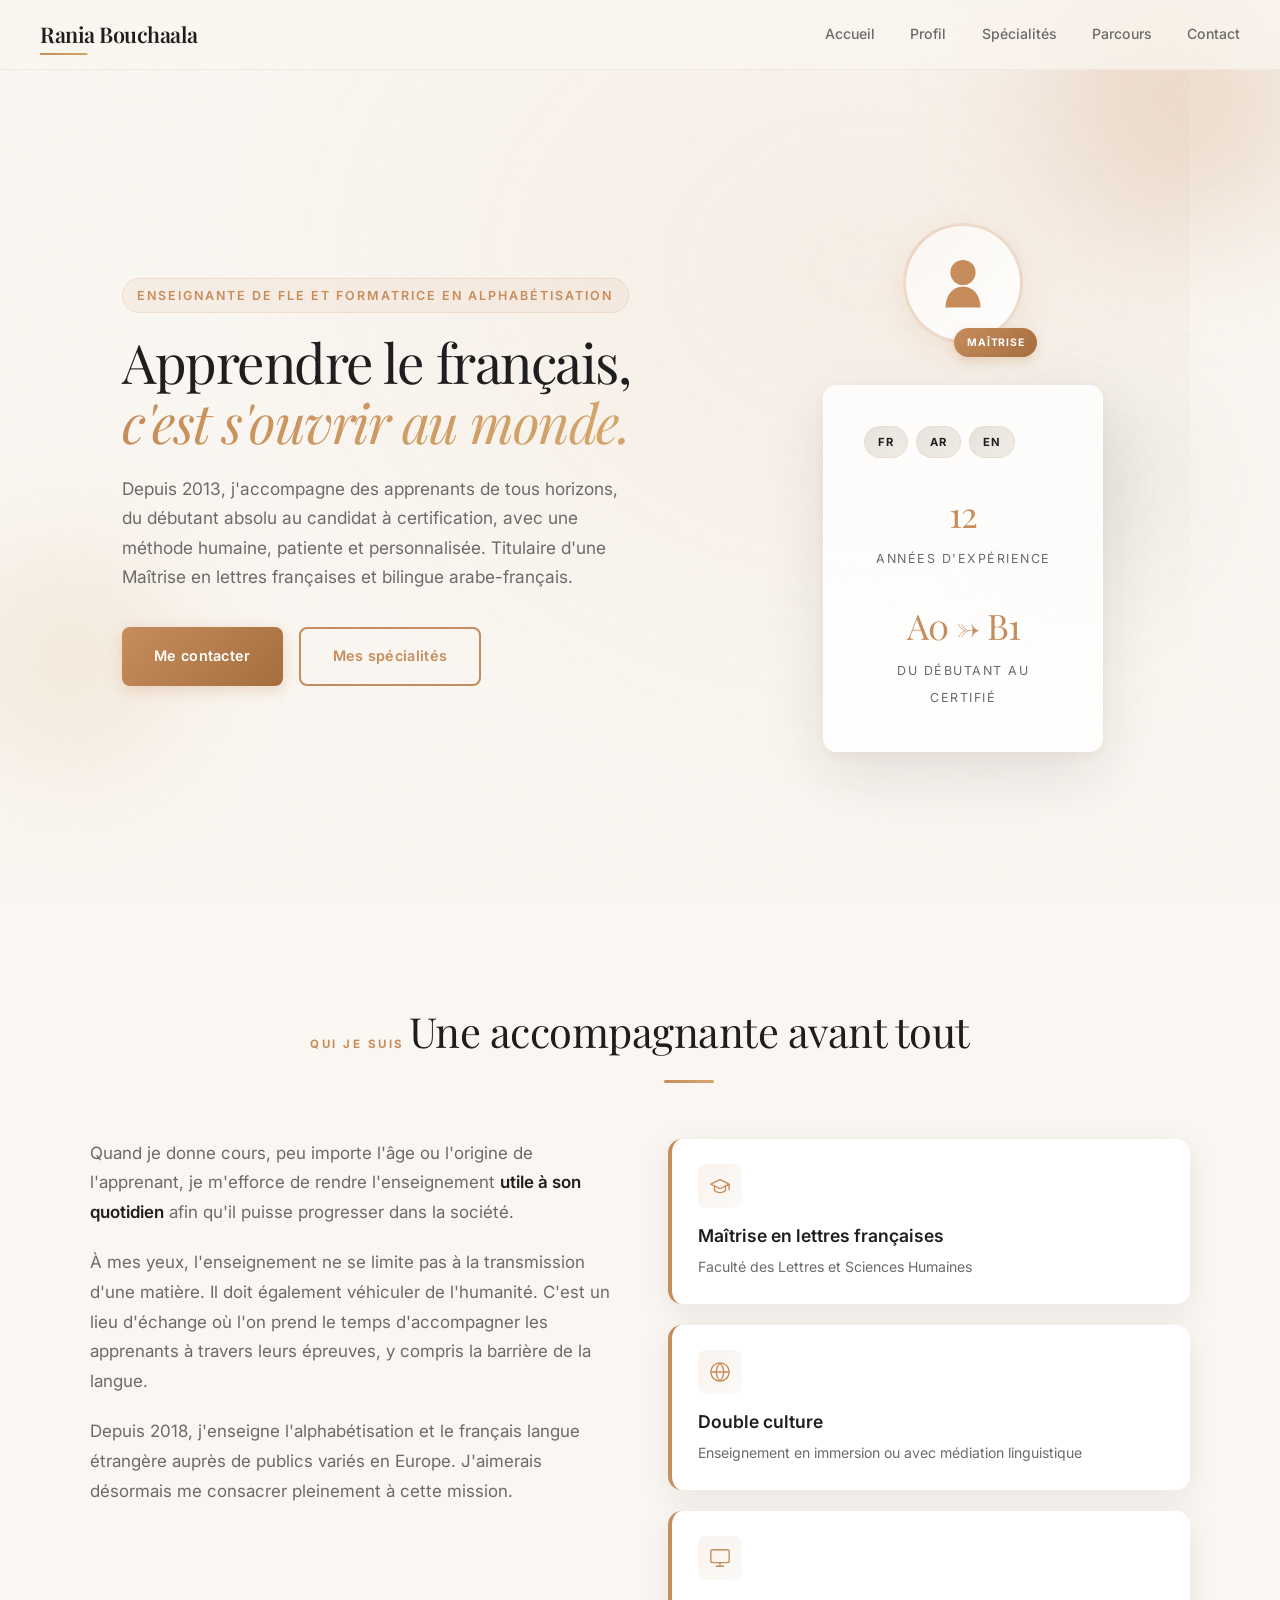
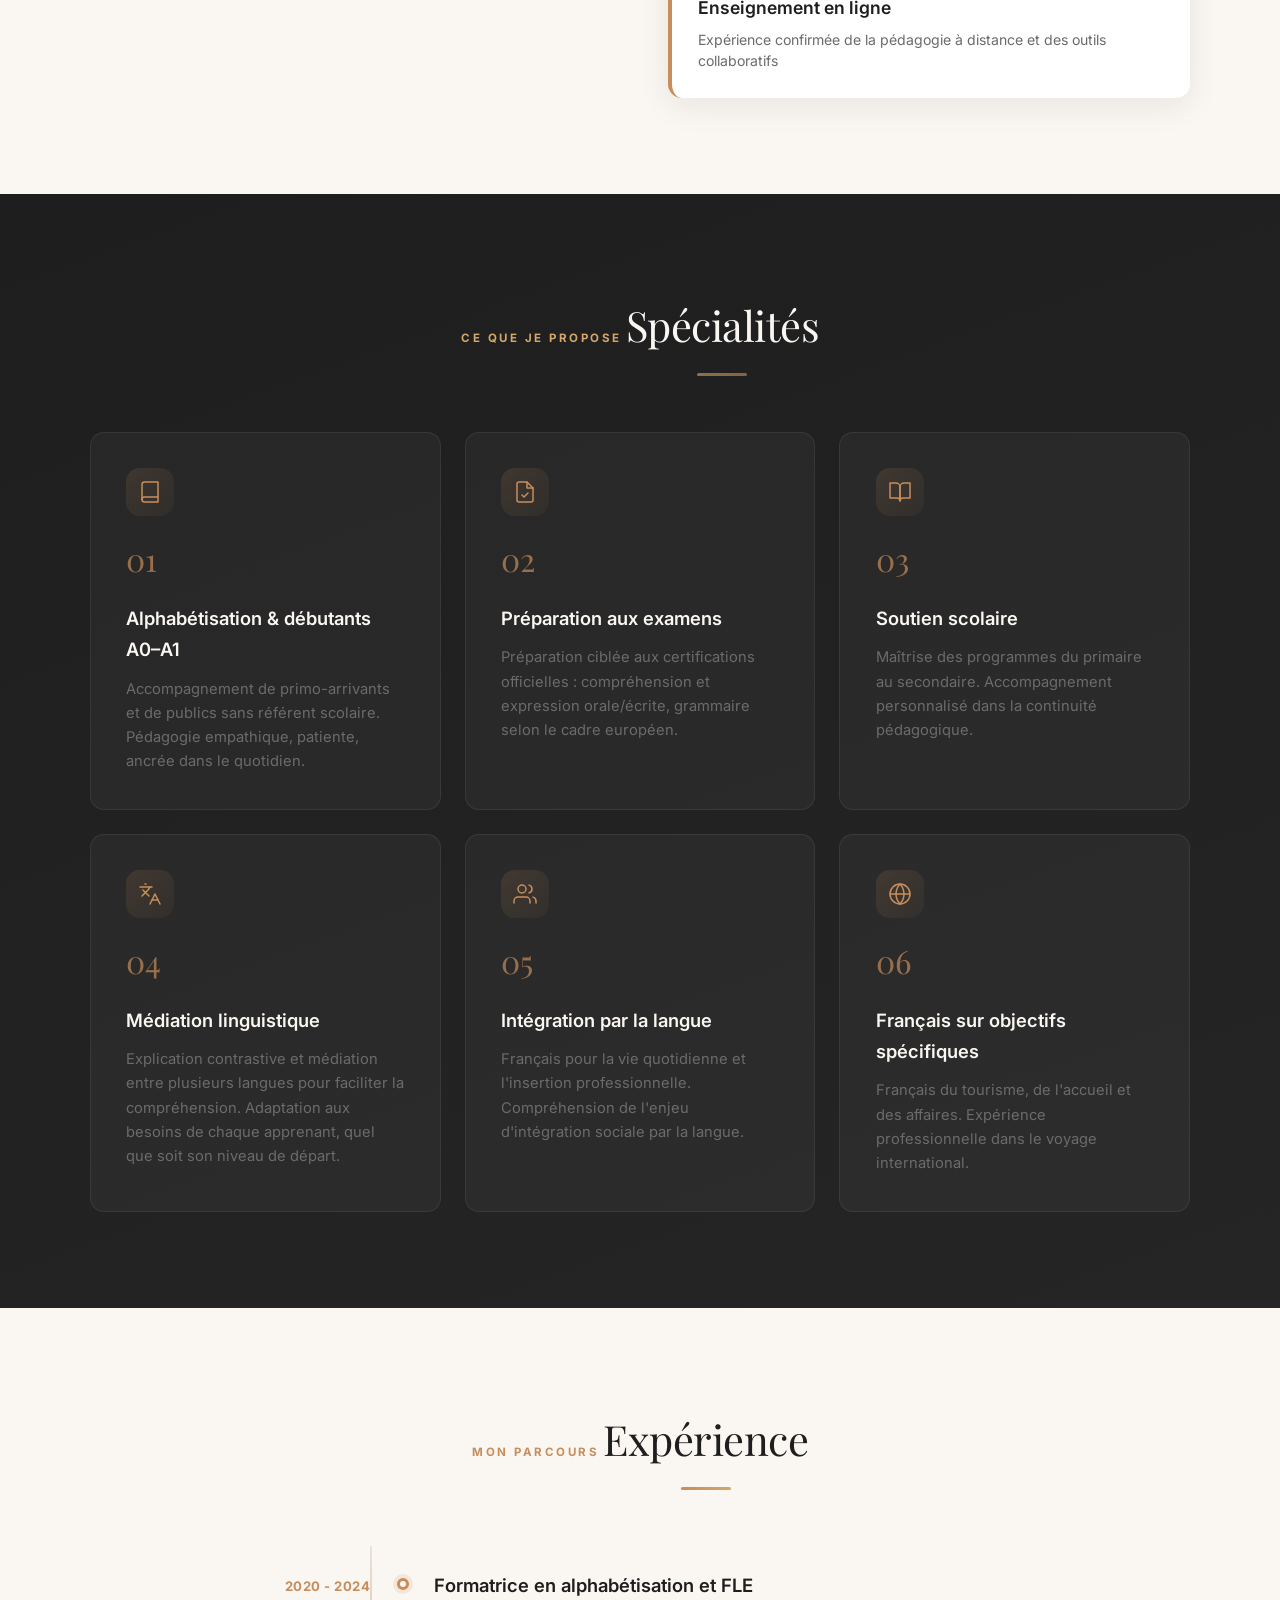
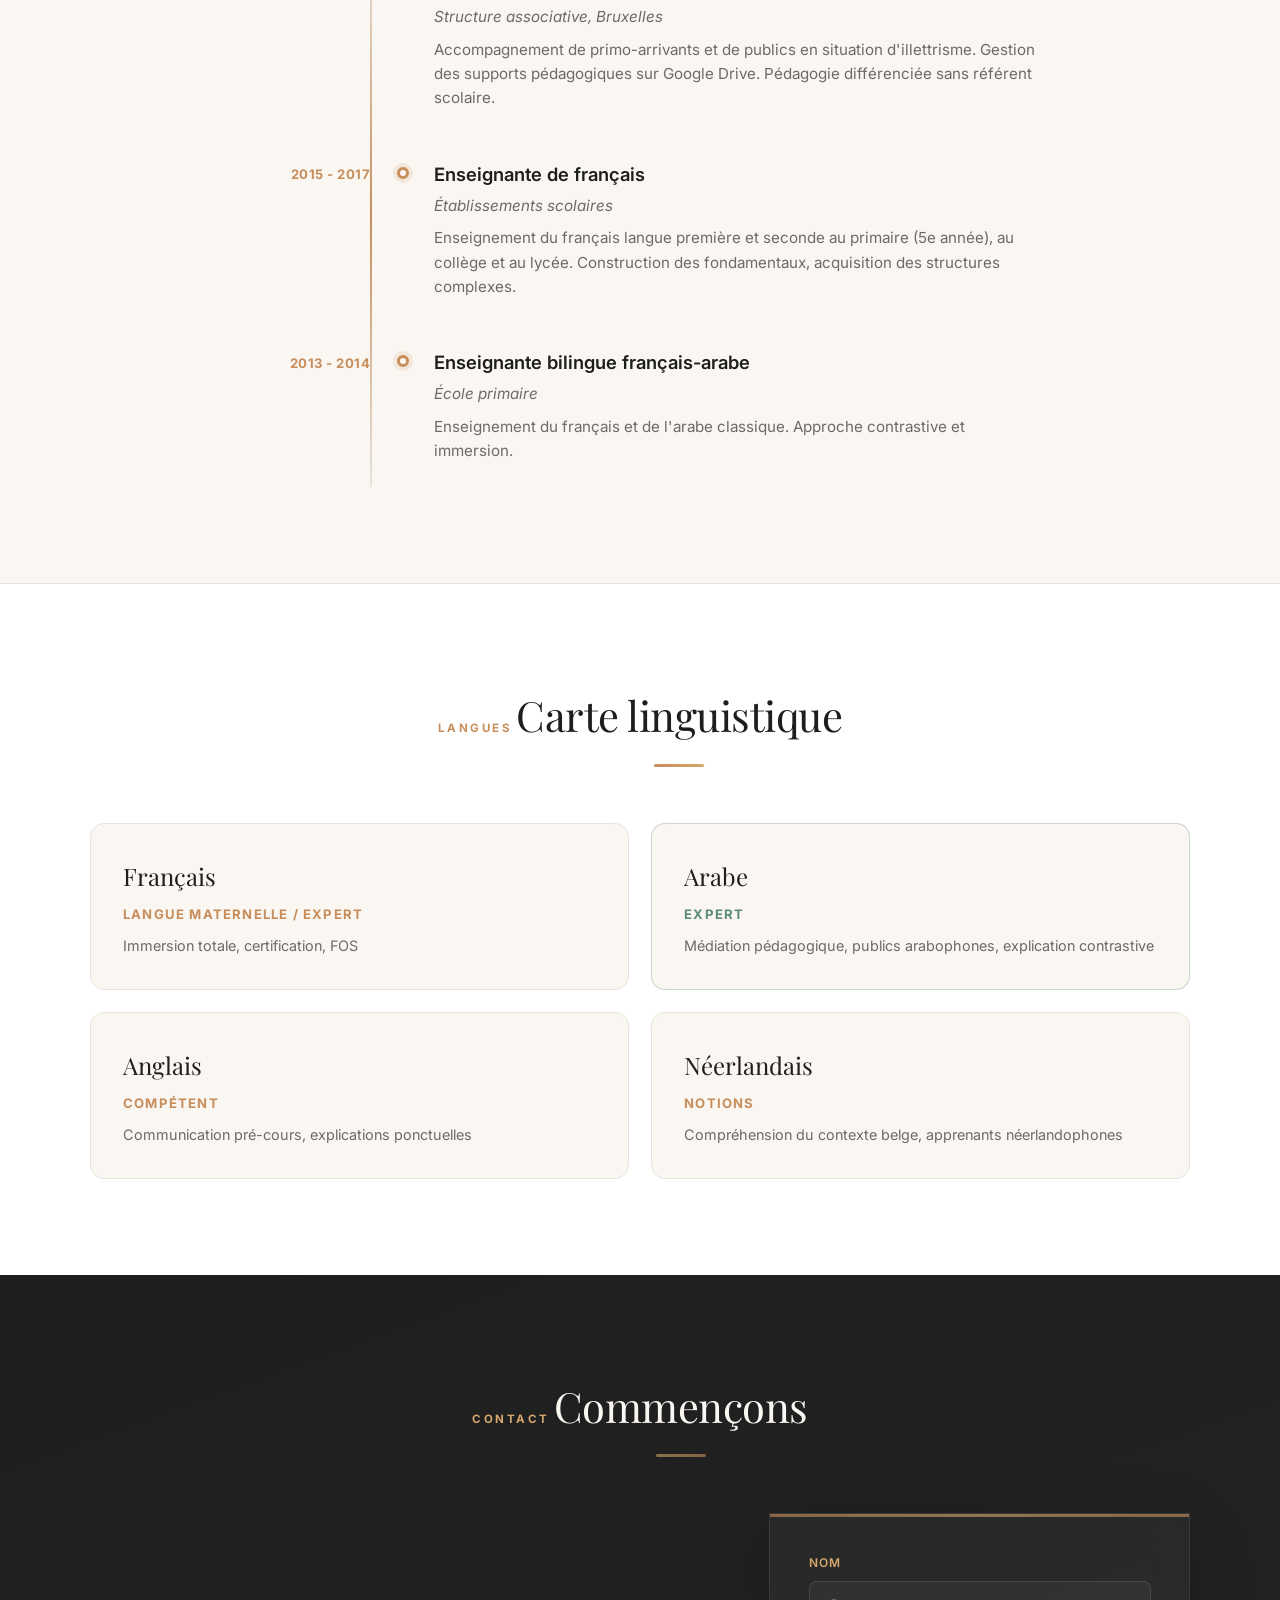
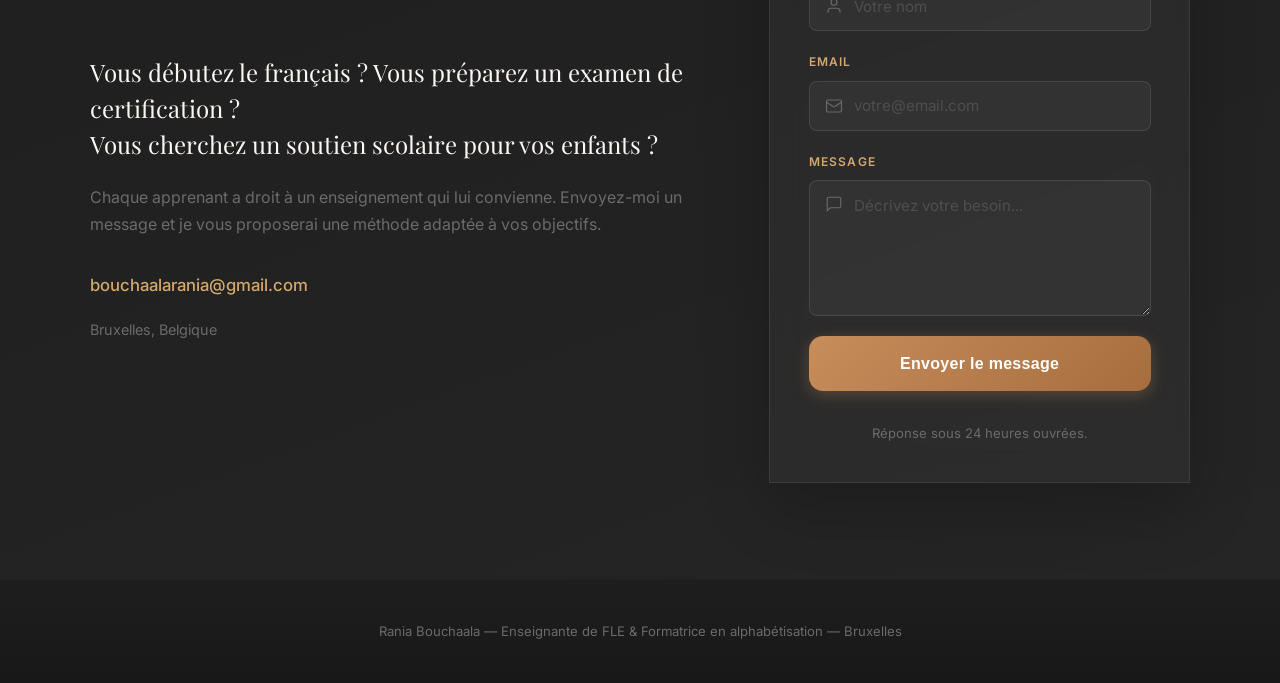
<file: index.html>
<!DOCTYPE html>
<html lang="fr">
<head>
  <meta charset="UTF-8">
  <meta name="viewport" content="width=device-width, initial-scale=1.0">
  <title>Rania Bouchaala | Enseignante FLE & Alphabétisation</title>
  <link rel="stylesheet" href="style.css?v=2">
  <link rel="preconnect" href="https://fonts.googleapis.com">
  <link href="https://fonts.googleapis.com/css2?family=Playfair+Display:ital,wght@0,400;0,600;1,400&family=Inter:wght@300;400;500;600;700&display=swap" rel="stylesheet">
</head>
<body>

  <!-- Formes organiques décoratives -->
  <div class="shape shape-1"></div>
  <div class="shape shape-2"></div>
  <div class="shape shape-3"></div>

  <!-- Navigation -->
  <nav class="nav">
    <div class="nav-brand">Rania Bouchaala</div>
    <ul class="nav-links">
      <li><a href="#accueil">Accueil</a></li>
      <li><a href="#profil">Profil</a></li>
      <li><a href="#specialites">Spécialités</a></li>
      <li><a href="#parcours">Parcours</a></li>
      <li><a href="#contact">Contact</a></li>
    </ul>
    <button class="nav-toggle" aria-label="Menu">☰</button>
  </nav>

  <!-- Hero -->
  <header class="hero" id="accueil">
    <div class="hero-content">
      <p class="hero-label">Enseignante de FLE et formatrice en alphabétisation</p>
      <h1 class="hero-title">
        Apprendre le français,<br>
        <span class="hero-accent">c'est s'ouvrir au monde.</span>
      </h1>
      <p class="hero-desc">
        Depuis 2013, j'accompagne des apprenants de tous horizons, du débutant absolu au candidat à certification,
        avec une méthode humaine, patiente et personnalisée. Titulaire d'une Maîtrise en lettres françaises et bilingue arabe-français.
      </p>
      <div class="hero-cta">
        <a href="#contact" class="btn btn-primary">Me contacter</a>
        <a href="#specialites" class="btn btn-secondary">Mes spécialités</a>
      </div>
    </div>
    <div class="hero-visual">
      <div class="avatar-ring">
        <div class="avatar-inner">
          <svg viewBox="0 0 100 100" fill="none" xmlns="http://www.w3.org/2000/svg"><circle cx="50" cy="35" r="18" fill="var(--c-terre)"/><path d="M25 85c0-18 11-30 25-30s25 12 25 30" fill="var(--c-terre)"/></svg>
        </div>
        <div class="avatar-badge">Maîtrise</div>
      </div>
      <div class="hero-card">
        <div class="hero-card-lang">
          <span class="lang-tag">FR</span>
          <span class="lang-tag">AR</span>
          <span class="lang-tag">EN</span>
        </div>
        <div class="hero-card-stat">
          <span class="stat-num">12</span>
          <span class="stat-label">années d'expérience</span>
        </div>
        <div class="hero-card-stat">
          <span class="stat-num">A0 → B1</span>
          <span class="stat-label">du débutant au certifié</span>
        </div>
      </div>
    </div>
  </header>

  <!-- Profil -->
  <section class="section section-light" id="profil">
    <div class="container">
      <div class="section-header">
        <span class="section-tag">Qui je suis</span>
        <h2 class="section-title">Une accompagnante avant tout</h2>
      </div>
      <div class="profil-grid">
        <div class="profil-text">
          <p>
            Quand je donne cours, peu importe l'âge ou l'origine de l'apprenant, je m'efforce de rendre l'enseignement
            <strong>utile à son quotidien</strong> afin qu'il puisse progresser dans la société.
          </p>
          <p>
            À mes yeux, l'enseignement ne se limite pas à la transmission d'une matière. Il doit également véhiculer de l'humanité.
            C'est un lieu d'échange où l'on prend le temps d'accompagner les apprenants à travers leurs épreuves,
            y compris la barrière de la langue.
          </p>
          <p>
            Depuis 2018, j'enseigne l'alphabétisation et le français langue étrangère auprès de publics variés en Europe.
            J'aimerais désormais me consacrer pleinement à cette mission.
          </p>
        </div>
        <div class="profil-highlights">
          <div class="highlight-card">
            <div class="highlight-icon">
            <svg viewBox="0 0 24 24" fill="none" stroke="currentColor" stroke-width="1.5" stroke-linecap="round" stroke-linejoin="round"><path d="M22 10v6M2 10l10-5 10 5-10 5z"/><path d="M6 12v5c3 3 9 3 12 0v-5"/></svg>
          </div>
            <h3>Maîtrise en lettres françaises</h3>
            <p>Faculté des Lettres et Sciences Humaines</p>
          </div>
          <div class="highlight-card">
            <div class="highlight-icon">
            <svg viewBox="0 0 24 24" fill="none" stroke="currentColor" stroke-width="1.5" stroke-linecap="round" stroke-linejoin="round"><circle cx="12" cy="12" r="10"/><path d="M2 12h20"/><path d="M12 2a15.3 15.3 0 0 1 4 10 15.3 15.3 0 0 1-4 10 15.3 15.3 0 0 1-4-10 15.3 15.3 0 0 1 4-10z"/></svg>
          </div>
            <h3>Double culture</h3>
            <p>Enseignement en immersion ou avec médiation linguistique</p>
          </div>
          <div class="highlight-card">
            <div class="highlight-icon">
            <svg viewBox="0 0 24 24" fill="none" stroke="currentColor" stroke-width="1.5" stroke-linecap="round" stroke-linejoin="round"><rect x="2" y="3" width="20" height="14" rx="2"/><path d="M8 21h8"/><path d="M12 17v4"/></svg>
          </div>
            <h3>Enseignement en ligne</h3>
            <p>Expérience confirmée de la pédagogie à distance et des outils collaboratifs</p>
          </div>
        </div>
      </div>
    </div>
  </section>

  <!-- Spécialités -->
  <section class="section section-dark" id="specialites">
    <div class="container">
      <div class="section-header">
        <span class="section-tag section-tag-light">Ce que je propose</span>
        <h2 class="section-title section-title-light">Spécialités</h2>
      </div>
      <div class="specs-grid">
        <div class="spec-card">
          <div class="spec-icon"><svg viewBox="0 0 24 24" fill="none" stroke="currentColor" stroke-width="1.5" stroke-linecap="round" stroke-linejoin="round"><path d="M4 19.5A2.5 2.5 0 0 1 6.5 17H20"/><path d="M6.5 2H20v20H6.5A2.5 2.5 0 0 1 4 19.5v-15A2.5 2.5 0 0 1 6.5 2z"/></svg></div>
          <div class="spec-num">01</div>
          <h3>Alphabétisation & débutants A0–A1</h3>
          <p>Accompagnement de primo-arrivants et de publics sans référent scolaire. Pédagogie empathique, patiente, ancrée dans le quotidien.</p>
        </div>
        <div class="spec-card">
          <div class="spec-icon"><svg viewBox="0 0 24 24" fill="none" stroke="currentColor" stroke-width="1.5" stroke-linecap="round" stroke-linejoin="round"><path d="M14 2H6a2 2 0 0 0-2 2v16a2 2 0 0 0 2 2h12a2 2 0 0 0 2-2V8z"/><polyline points="14 2 14 8 20 8"/><path d="M9 15l2 2 4-4"/></svg></div>
          <div class="spec-num">02</div>
          <h3>Préparation aux examens</h3>
          <p>Préparation ciblée aux certifications officielles : compréhension et expression orale/écrite, grammaire selon le cadre européen.</p>
        </div>
        <div class="spec-card">
          <div class="spec-icon"><svg viewBox="0 0 24 24" fill="none" stroke="currentColor" stroke-width="1.5" stroke-linecap="round" stroke-linejoin="round"><path d="M2 3h6a4 4 0 0 1 4 4v14a3 3 0 0 0-3-3H2z"/><path d="M22 3h-6a4 4 0 0 0-4 4v14a3 3 0 0 1 3-3h7z"/></svg></div>
          <div class="spec-num">03</div>
          <h3>Soutien scolaire</h3>
          <p>Maîtrise des programmes du primaire au secondaire. Accompagnement personnalisé dans la continuité pédagogique.</p>
        </div>
        <div class="spec-card">
          <div class="spec-icon"><svg viewBox="0 0 24 24" fill="none" stroke="currentColor" stroke-width="1.5" stroke-linecap="round" stroke-linejoin="round"><path d="M5 8l6 6"/><path d="M4 14l6-6 2-3"/><path d="M2 5h12"/><path d="M7 2h1"/><path d="M22 22l-5-10-5 10"/><path d="M14 18h6"/></svg></div>
          <div class="spec-num">04</div>
          <h3>Médiation linguistique</h3>
          <p>Explication contrastive et médiation entre plusieurs langues pour faciliter la compréhension. Adaptation aux besoins de chaque apprenant, quel que soit son niveau de départ.</p>
        </div>
        <div class="spec-card">
          <div class="spec-icon"><svg viewBox="0 0 24 24" fill="none" stroke="currentColor" stroke-width="1.5" stroke-linecap="round" stroke-linejoin="round"><path d="M17 21v-2a4 4 0 0 0-4-4H5a4 4 0 0 0-4 4v2"/><circle cx="9" cy="7" r="4"/><path d="M23 21v-2a4 4 0 0 0-3-3.87"/><path d="M16 3.13a4 4 0 0 1 0 7.75"/></svg></div>
          <div class="spec-num">05</div>
          <h3>Intégration par la langue</h3>
          <p>Français pour la vie quotidienne et l'insertion professionnelle. Compréhension de l'enjeu d'intégration sociale par la langue.</p>
        </div>
        <div class="spec-card">
          <div class="spec-icon"><svg viewBox="0 0 24 24" fill="none" stroke="currentColor" stroke-width="1.5" stroke-linecap="round" stroke-linejoin="round"><circle cx="12" cy="12" r="10"/><path d="M2 12h20"/><path d="M12 2a15.3 15.3 0 0 1 4 10 15.3 15.3 0 0 1-4 10 15.3 15.3 0 0 1-4-10 15.3 15.3 0 0 1 4-10z"/></svg></div>
          <div class="spec-num">06</div>
          <h3>Français sur objectifs spécifiques</h3>
          <p>Français du tourisme, de l'accueil et des affaires. Expérience professionnelle dans le voyage international.</p>
        </div>
      </div>
    </div>
  </section>

  <!-- Parcours -->
  <section class="section section-light" id="parcours">
    <div class="container">
      <div class="section-header">
        <span class="section-tag">Mon parcours</span>
        <h2 class="section-title">Expérience</h2>
      </div>
      <div class="timeline">
        <div class="timeline-item">
          <div class="timeline-date">2020 - 2024</div>
          <div class="timeline-content">
            <h3>Formatrice en alphabétisation et FLE</h3>
            <p class="timeline-place">Structure associative, Bruxelles</p>
            <p>Accompagnement de primo-arrivants et de publics en situation d'illettrisme. Gestion des supports pédagogiques sur Google Drive. Pédagogie différenciée sans référent scolaire.</p>
          </div>
        </div>
        <div class="timeline-item">
          <div class="timeline-date">2015 - 2017</div>
          <div class="timeline-content">
            <h3>Enseignante de français</h3>
            <p class="timeline-place">Établissements scolaires</p>
            <p>Enseignement du français langue première et seconde au primaire (5e année), au collège et au lycée. Construction des fondamentaux, acquisition des structures complexes.</p>
          </div>
        </div>
        <div class="timeline-item">
          <div class="timeline-date">2013 - 2014</div>
          <div class="timeline-content">
            <h3>Enseignante bilingue français-arabe</h3>
            <p class="timeline-place">École primaire</p>
            <p>Enseignement du français et de l'arabe classique. Approche contrastive et immersion.</p>
          </div>
        </div>
      </div>
    </div>
  </section>

  <!-- Langues -->
  <section class="section section-alt" id="langues">
    <div class="container">
      <div class="section-header">
        <span class="section-tag">Langues</span>
        <h2 class="section-title">Carte linguistique</h2>
      </div>
      <div class="lang-grid">
        <div class="lang-card lang-native">
          <div class="lang-name">Français</div>
          <div class="lang-level">Langue maternelle / Expert</div>
          <div class="lang-use">Immersion totale, certification, FOS</div>
        </div>
        <div class="lang-card lang-bonus">
          <div class="lang-name">Arabe</div>
          <div class="lang-level">Expert</div>
          <div class="lang-use">Médiation pédagogique, publics arabophones, explication contrastive</div>
        </div>
        <div class="lang-card">
          <div class="lang-name">Anglais</div>
          <div class="lang-level">Compétent</div>
          <div class="lang-use">Communication pré-cours, explications ponctuelles</div>
        </div>
        <div class="lang-card">
          <div class="lang-name">Néerlandais</div>
          <div class="lang-level">Notions</div>
          <div class="lang-use">Compréhension du contexte belge, apprenants néerlandophones</div>
        </div>
      </div>
    </div>
  </section>

  <!-- Contact -->
  <section class="section section-dark" id="contact">
    <div class="container">
      <div class="section-header">
        <span class="section-tag section-tag-light">Contact</span>
        <h2 class="section-title section-title-light">Commençons</h2>
      </div>
      <div class="contact-grid">
        <div class="contact-info">
          <p class="contact-lead">
            Vous débutez le français ? Vous préparez un examen de certification ?<br>
            Vous cherchez un soutien scolaire pour vos enfants ?
          </p>
          <p class="contact-body">
            Chaque apprenant a droit à un enseignement qui lui convienne. Envoyez-moi un message
            et je vous proposerai une méthode adaptée à vos objectifs.
          </p>
          <div class="contact-details">
            <a href="mailto:bouchaalarania@gmail.com" class="contact-link">bouchaalarania@gmail.com</a>
            <span class="contact-location">Bruxelles, Belgique</span>
          </div>
        </div>
        <div class="contact-form-wrap">
          <form action="https://formsubmit.co/bouchaalarania@gmail.com" method="POST" class="contact-form">
            <input type="hidden" name="_subject" value="Nouveau message — Site FLE Rania Bouchaala">
            <input type="hidden" name="_next" value="https://skan-triki.github.io/rania-bouchaala/">
            <input type="hidden" name="_captcha" value="false">
            <div class="form-group">
              <label for="name">Nom</label>
              <div class="input-wrap">
                <svg class="input-icon" width="18" height="18" viewBox="0 0 24 24" fill="none" stroke="currentColor" stroke-width="1.5"><path d="M20 21v-2a4 4 0 0 0-4-4H8a4 4 0 0 0-4 4v2"/><circle cx="12" cy="7" r="4"/></svg>
                <input type="text" id="name" name="name" placeholder="Votre nom" required>
              </div>
            </div>
            <div class="form-group">
              <label for="email">Email</label>
              <div class="input-wrap">
                <svg class="input-icon" width="18" height="18" viewBox="0 0 24 24" fill="none" stroke="currentColor" stroke-width="1.5"><rect x="2" y="4" width="20" height="16" rx="2"/><path d="m22 7-8.97 5.7a1.94 1.94 0 0 1-2.06 0L2 7"/></svg>
                <input type="email" id="email" name="email" placeholder="votre@email.com" required>
              </div>
            </div>
            <div class="form-group">
              <label for="message">Message</label>
              <div class="input-wrap">
                <svg class="input-icon textarea-icon" width="18" height="18" viewBox="0 0 24 24" fill="none" stroke="currentColor" stroke-width="1.5"><path d="M21 15a2 2 0 0 1-2 2H7l-4 4V5a2 2 0 0 1 2-2h14a2 2 0 0 1 2 2z"/></svg>
                <textarea id="message" name="message" rows="5" placeholder="Décrivez votre besoin..." required></textarea>
              </div>
            </div>
            <button type="submit" class="btn btn-primary btn-large btn-full" id="submitBtn">
              <span class="btn-text">Envoyer le message</span>
              <span class="btn-loading" hidden>Envoi en cours...</span>
            </button>
            <p class="contact-note">Réponse sous 24 heures ouvrées.</p>
          </form>
        </div>
      </div>
    </div>
  </section>

  <footer class="footer">
    <p>Rania Bouchaala — Enseignante de FLE & Formatrice en alphabétisation — Bruxelles</p>
  </footer>

  <script src="script.js"></script>
</body>
</html>
</file>
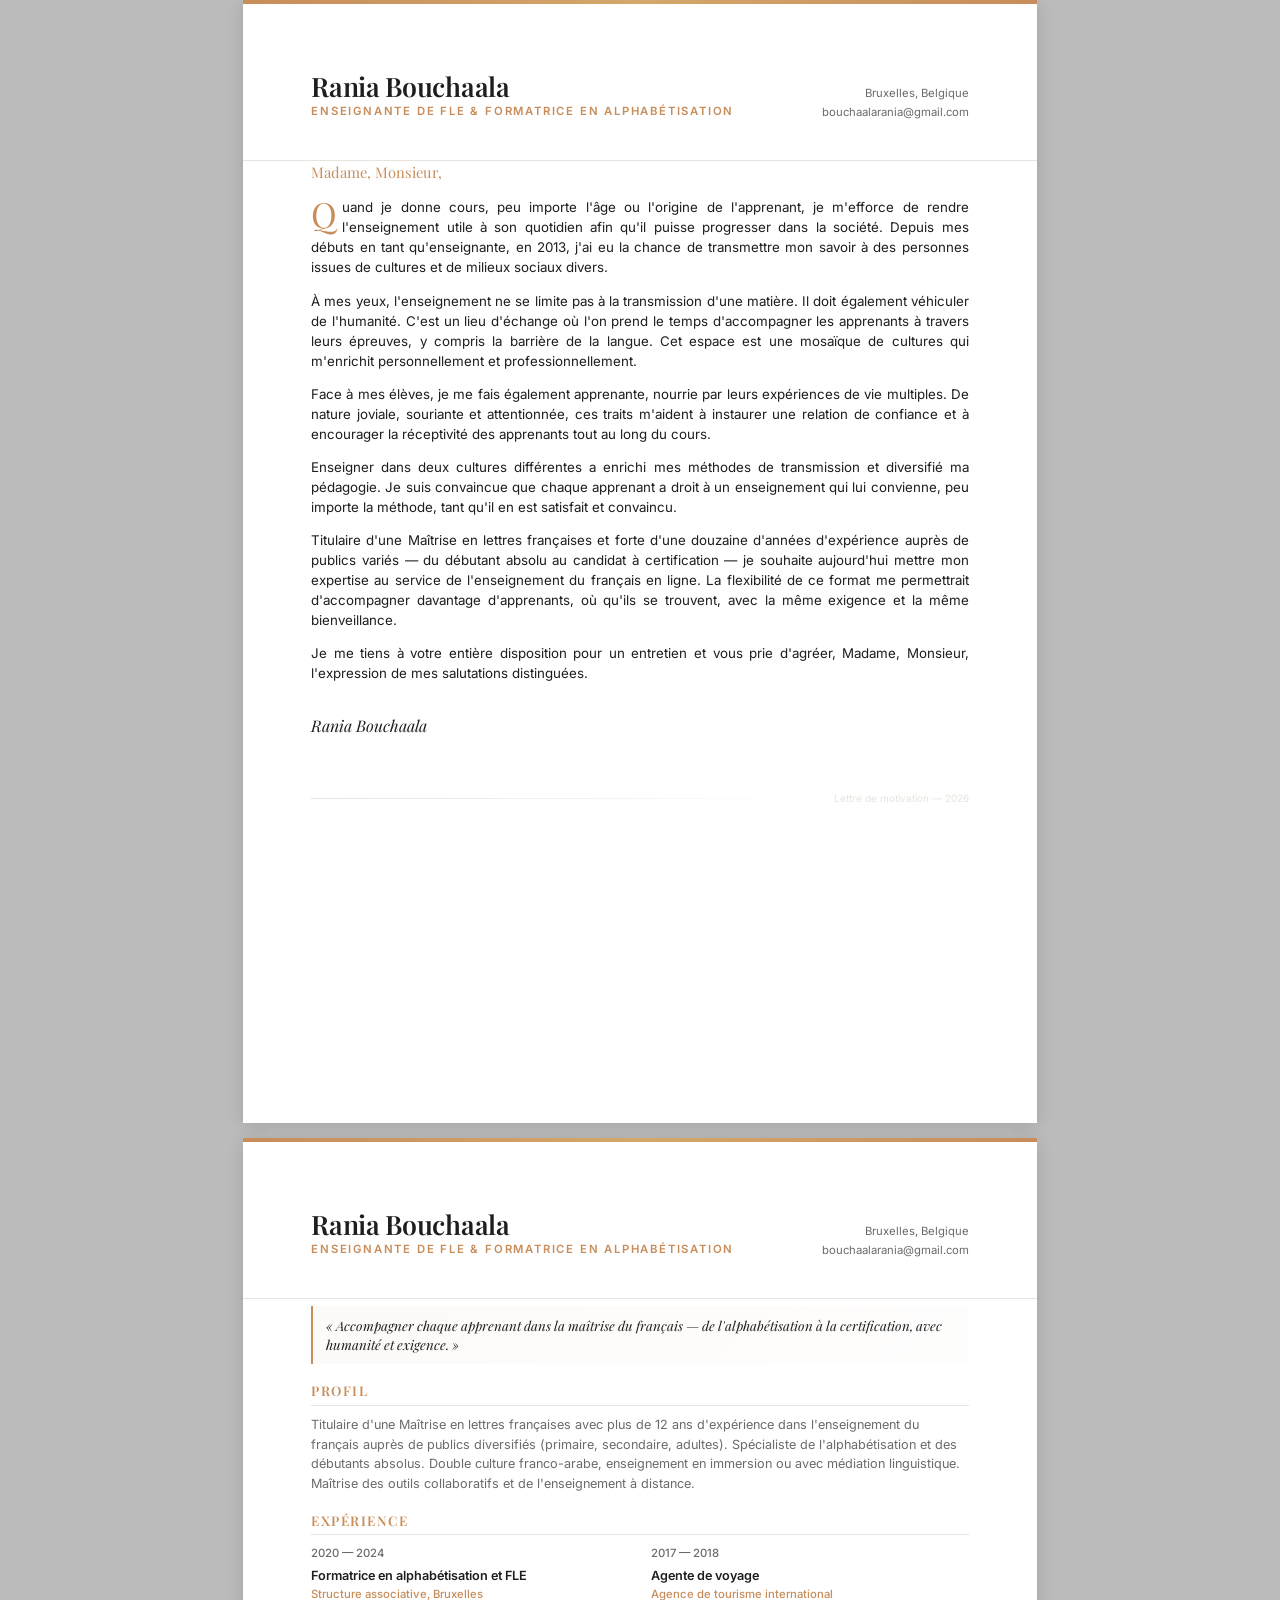
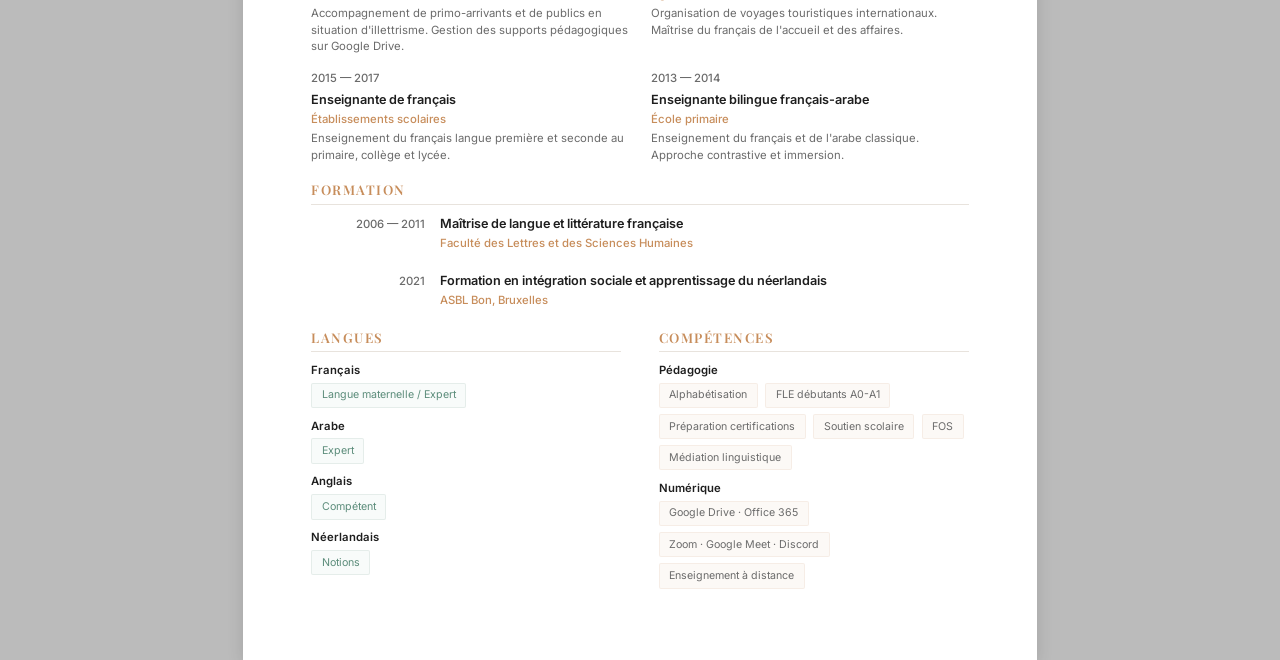
<file: dossier-pdf.html>
<!DOCTYPE html>
<html lang="fr">
<head>
  <meta charset="UTF-8">
  <title>Rania Bouchaala — Dossier de candidature FLE</title>
  <link href="https://fonts.googleapis.com/css2?family=Playfair+Display:ital,wght@0,400;0,600;1,400&family=Inter:wght@300;400;500;600;700&display=swap" rel="stylesheet">
  <style>
    :root {
      --c-creme:      #FAF6F1;
      --c-blanc:      #FFFFFF;
      --c-terre:      #C78D5B;
      --c-terre-dark: #A66D3E;
      --c-ocre:       #D4A76A;
      --c-charbon:    #1E1E1E;
      --c-gris:       #6B6B6B;
      --c-gris-light: #E8E3DD;
      --c-arabe:      #5B8C7A;
      --font-serif:   'Playfair Display', Georgia, serif;
      --font-sans:    'Inter', system-ui, sans-serif;
    }

    @page { size: A4; margin: 0; }

    * { box-sizing: border-box; margin: 0; padding: 0; }

    body {
      font-family: var(--font-sans); color: var(--c-charbon);
      background: #bbb; line-height: 1.5; font-size: 10pt;
      -webkit-font-smoothing: antialiased;
    }

    .page {
      width: 210mm; min-height: 297mm; max-height: 297mm;
      margin: 0 auto 15px; background: var(--c-blanc);
      position: relative; overflow: hidden;
      box-shadow: 0 3px 16px rgba(0,0,0,0.12);
      page-break-after: always;
    }
    .page:last-child { page-break-after: auto; margin-bottom: 0; }

    /* === HEADER === */
    .header-bar {
      height: 4px;
      background: linear-gradient(90deg, var(--c-terre) 0%, var(--c-ocre) 50%, var(--c-terre) 100%);
    }
    .header-content {
      padding: 18mm 18mm 10mm;
      display: flex; justify-content: space-between; align-items: baseline;
      border-bottom: 1px solid var(--c-gris-light);
    }
    .header-name {
      font-family: var(--font-serif); font-size: 20pt; font-weight: 600;
      color: var(--c-charbon); letter-spacing: -0.3px; line-height: 1.1;
    }
    .header-title {
      font-size: 8.5pt; color: var(--c-terre); font-weight: 600;
      text-transform: uppercase; letter-spacing: 1.8px; margin-top: 2px;
    }
    .header-contact {
      text-align: right; font-size: 8.5pt; color: var(--c-gris); line-height: 1.7;
    }
    .header-contact a { color: var(--c-gris); text-decoration: none; }

    /* === CONTENT === */
    .content { padding: 0 18mm 10mm; }

    /* === LETTRE === */
    .letter-meta {
      font-size: 8.5pt; color: var(--c-gris); margin-bottom: 10mm; line-height: 1.6;
    }
    .letter-salutation {
      font-family: var(--font-serif); font-size: 11pt;
      color: var(--c-terre); margin-bottom: 4mm;
    }
    .letter-body p {
      margin-bottom: 3.5mm; text-align: justify; hyphens: auto;
    }
    .letter-body p:first-child::first-letter {
      font-family: var(--font-serif); font-size: 26pt; float: left;
      line-height: 0.75; padding-right: 5px; padding-top: 3px;
      color: var(--c-terre);
    }
    .letter-signature {
      margin-top: 8mm; font-family: var(--font-serif); font-size: 12pt;
      font-style: italic; color: var(--c-charbon);
    }
    .page-footer {
      padding: 4mm 18mm 8mm;
      display: flex; align-items: center; gap: 6mm;
      font-size: 7.5pt; color: var(--c-gris-light);
    }
    .page-footer-line {
      flex: 1; height: 1px;
      background: linear-gradient(90deg, var(--c-gris-light), transparent);
    }

    /* === CV === */
    .cv-section { margin-bottom: 4.5mm; }
    .cv-section-title {
      font-family: var(--font-serif); font-size: 10pt; font-weight: 600;
      color: var(--c-terre); text-transform: uppercase; letter-spacing: 1.5px;
      margin-bottom: 2.5mm; padding-bottom: 1mm;
      border-bottom: 1px solid var(--c-gris-light);
    }
    .cv-intro {
      font-size: 9.5pt; color: var(--c-gris); line-height: 1.55;
    }

    .cv-grid { display: grid; grid-template-columns: 30mm 1fr; gap: 1.5mm 4mm; }
    .cv-date {
      font-size: 8.5pt; color: var(--c-gris); font-weight: 500;
      text-align: right; padding-top: 0.5mm;
    }

    .cv-exp-grid {
      display: grid; grid-template-columns: 1fr 1fr; gap: 4mm 6mm;
    }
    .cv-exp-col .cv-date { text-align: left; padding-top: 0; margin-bottom: 1mm; }
    .cv-item { margin-bottom: 3mm; }
    .cv-item:last-child { margin-bottom: 0; }
    .cv-item-title {
      font-size: 9.5pt; font-weight: 600; color: var(--c-charbon);
      margin-bottom: 0.5mm;
    }
    .cv-item-place {
      font-size: 8.5pt; color: var(--c-terre); font-weight: 500; margin-bottom: 0.5mm;
    }
    .cv-item-desc {
      font-size: 8.5pt; color: var(--c-gris); line-height: 1.45;
    }

    .cv-two-col { display: grid; grid-template-columns: 1fr 1fr; gap: 10mm; align-items: start; margin-bottom: 0; }
    .cv-skills-group { margin-bottom: 2.5mm; }
    .cv-skills-group:last-child { margin-bottom: 0; }
    .cv-skills-label {
      font-size: 8.5pt; font-weight: 600; color: var(--c-charbon);
      margin-bottom: 1mm;
    }
    .cv-skills-list {
      display: flex; flex-wrap: wrap; gap: 1.5mm 2mm;
    }
    .cv-skill-tag {
      font-size: 8pt; color: var(--c-gris);
      background: rgba(199,141,91,0.05);
      padding: 1mm 2.5mm; border-radius: 2px;
      border: 1px solid rgba(199,141,91,0.1);
    }
    .cv-skill-tag.lang {
      color: var(--c-arabe); border-color: rgba(91,140,122,0.12);
      background: rgba(91,140,122,0.04);
    }

    .cv-highlight {
      background: linear-gradient(135deg, rgba(199,141,91,0.04), rgba(199,141,91,0.01));
      border-left: 2.5px solid var(--c-terre); border-radius: 0 3px 3px 0;
      padding: 2.5mm 3.5mm; margin: 2mm 0 4.5mm;
    }
    .cv-highlight-text {
      font-family: var(--font-serif); font-size: 10pt; font-style: italic;
      color: var(--c-charbon); line-height: 1.45;
    }

    /* Print */
    @media print {
      body { background: none; }
      .page { box-shadow: none; margin: 0; page-break-after: always; }
      .page:last-child { page-break-after: auto; }
    }
  </style>
</head>
<body>

  <!-- ========== PAGE 1 : LETTRE DE MOTIVATION ========== -->
  <div class="page">
    <div class="header-bar"></div>
    <div class="header-content">
      <div>
        <div class="header-name">Rania Bouchaala</div>
        <div class="header-title">Enseignante de FLE & Formatrice en alphabétisation</div>
      </div>
      <div class="header-contact">
        Bruxelles, Belgique<br>
        <a href="mailto:bouchaalarania@gmail.com">bouchaalarania@gmail.com</a>
      </div>
    </div>

    <div class="content">
      <div class="letter-salutation">Madame, Monsieur,</div>

      <div class="letter-body">
        <p>Quand je donne cours, peu importe l'âge ou l'origine de l'apprenant, je m'efforce de rendre l'enseignement utile à son quotidien afin qu'il puisse progresser dans la société. Depuis mes débuts en tant qu'enseignante, en 2013, j'ai eu la chance de transmettre mon savoir à des personnes issues de cultures et de milieux sociaux divers.</p>

        <p>À mes yeux, l'enseignement ne se limite pas à la transmission d'une matière. Il doit également véhiculer de l'humanité. C'est un lieu d'échange où l'on prend le temps d'accompagner les apprenants à travers leurs épreuves, y compris la barrière de la langue. Cet espace est une mosaïque de cultures qui m'enrichit personnellement et professionnellement.</p>

        <p>Face à mes élèves, je me fais également apprenante, nourrie par leurs expériences de vie multiples. De nature joviale, souriante et attentionnée, ces traits m'aident à instaurer une relation de confiance et à encourager la réceptivité des apprenants tout au long du cours.</p>

        <p>Enseigner dans deux cultures différentes a enrichi mes méthodes de transmission et diversifié ma pédagogie. Je suis convaincue que chaque apprenant a droit à un enseignement qui lui convienne, peu importe la méthode, tant qu'il en est satisfait et convaincu.</p>

        <p>Titulaire d'une Maîtrise en lettres françaises et forte d'une douzaine d'années d'expérience auprès de publics variés — du débutant absolu au candidat à certification — je souhaite aujourd'hui mettre mon expertise au service de l'enseignement du français en ligne. La flexibilité de ce format me permettrait d'accompagner davantage d'apprenants, où qu'ils se trouvent, avec la même exigence et la même bienveillance.</p>

        <p>Je me tiens à votre entière disposition pour un entretien et vous prie d'agréer, Madame, Monsieur, l'expression de mes salutations distinguées.</p>
      </div>

      <div class="letter-signature">Rania Bouchaala</div>
    </div>

    <div class="page-footer">
      <div class="page-footer-line"></div>
      <span>Lettre de motivation — 2026</span>
    </div>
  </div>

  <!-- ========== PAGE 2 : CV ========== -->
  <div class="page">
    <div class="header-bar"></div>
    <div class="header-content">
      <div>
        <div class="header-name">Rania Bouchaala</div>
        <div class="header-title">Enseignante de FLE & Formatrice en alphabétisation</div>
      </div>
      <div class="header-contact">
        Bruxelles, Belgique<br>
        <a href="mailto:bouchaalarania@gmail.com">bouchaalarania@gmail.com</a>
      </div>
    </div>

    <div class="content">
      <div class="cv-highlight">
        <p class="cv-highlight-text">«&nbsp;Accompagner chaque apprenant dans la maîtrise du français — de l'alphabétisation à la certification, avec humanité et exigence.&nbsp;»</p>
      </div>

      <div class="cv-section">
        <div class="cv-section-title">Profil</div>
        <p class="cv-intro">
          Titulaire d'une Maîtrise en lettres françaises avec plus de 12 ans d'expérience dans l'enseignement du français auprès de publics diversifiés (primaire, secondaire, adultes). Spécialiste de l'alphabétisation et des débutants absolus. Double culture franco-arabe, enseignement en immersion ou avec médiation linguistique. Maîtrise des outils collaboratifs et de l'enseignement à distance.
        </p>
      </div>

      <div class="cv-section">
        <div class="cv-section-title">Expérience</div>
        <div class="cv-exp-grid">
          <div class="cv-exp-col">
            <div class="cv-date">2020 — 2024</div>
            <div class="cv-item">
              <div class="cv-item-title">Formatrice en alphabétisation et FLE</div>
              <div class="cv-item-place">Structure associative, Bruxelles</div>
              <div class="cv-item-desc">Accompagnement de primo-arrivants et de publics en situation d'illettrisme. Gestion des supports pédagogiques sur Google Drive.</div>
            </div>
          </div>

          <div class="cv-exp-col">
            <div class="cv-date">2017 — 2018</div>
            <div class="cv-item">
              <div class="cv-item-title">Agente de voyage</div>
              <div class="cv-item-place">Agence de tourisme international</div>
              <div class="cv-item-desc">Organisation de voyages touristiques internationaux. Maîtrise du français de l'accueil et des affaires.</div>
            </div>
          </div>

          <div class="cv-exp-col">
            <div class="cv-date">2015 — 2017</div>
            <div class="cv-item">
              <div class="cv-item-title">Enseignante de français</div>
              <div class="cv-item-place">Établissements scolaires</div>
              <div class="cv-item-desc">Enseignement du français langue première et seconde au primaire, collège et lycée.</div>
            </div>
          </div>

          <div class="cv-exp-col">
            <div class="cv-date">2013 — 2014</div>
            <div class="cv-item">
              <div class="cv-item-title">Enseignante bilingue français-arabe</div>
              <div class="cv-item-place">École primaire</div>
              <div class="cv-item-desc">Enseignement du français et de l'arabe classique. Approche contrastive et immersion.</div>
            </div>
          </div>
        </div>
      </div>

      <div class="cv-section">
        <div class="cv-section-title">Formation</div>
        <div class="cv-grid">
          <div class="cv-date">2006 — 2011</div>
          <div class="cv-item">
            <div class="cv-item-title">Maîtrise de langue et littérature française</div>
            <div class="cv-item-place">Faculté des Lettres et des Sciences Humaines</div>
          </div>

          <div class="cv-date">2021</div>
          <div class="cv-item">
            <div class="cv-item-title">Formation en intégration sociale et apprentissage du néerlandais</div>
            <div class="cv-item-place">ASBL Bon, Bruxelles</div>
          </div>
        </div>
      </div>

      <div class="cv-two-col" style="margin-top:2mm;">
        <div class="cv-section">
          <div class="cv-section-title">Langues</div>
          <div class="cv-skills-group">
            <div class="cv-skills-label">Français</div>
            <div class="cv-skills-list">
              <span class="cv-skill-tag lang">Langue maternelle / Expert</span>
            </div>
          </div>
          <div class="cv-skills-group">
            <div class="cv-skills-label">Arabe</div>
            <div class="cv-skills-list">
              <span class="cv-skill-tag lang">Expert</span>
            </div>
          </div>
          <div class="cv-skills-group">
            <div class="cv-skills-label">Anglais</div>
            <div class="cv-skills-list">
              <span class="cv-skill-tag lang">Compétent</span>
            </div>
          </div>
          <div class="cv-skills-group">
            <div class="cv-skills-label">Néerlandais</div>
            <div class="cv-skills-list">
              <span class="cv-skill-tag lang">Notions</span>
            </div>
          </div>
        </div>

        <div class="cv-section">
          <div class="cv-section-title">Compétences</div>
          <div class="cv-skills-group">
            <div class="cv-skills-label">Pédagogie</div>
            <div class="cv-skills-list">
              <span class="cv-skill-tag">Alphabétisation</span>
              <span class="cv-skill-tag">FLE débutants A0-A1</span>
              <span class="cv-skill-tag">Préparation certifications</span>
              <span class="cv-skill-tag">Soutien scolaire</span>
              <span class="cv-skill-tag">FOS</span>
              <span class="cv-skill-tag">Médiation linguistique</span>
            </div>
          </div>
          <div class="cv-skills-group">
            <div class="cv-skills-label">Numérique</div>
            <div class="cv-skills-list">
              <span class="cv-skill-tag">Google Drive · Office 365</span>
              <span class="cv-skill-tag">Zoom · Google Meet · Discord</span>
              <span class="cv-skill-tag">Enseignement à distance</span>
            </div>
          </div>
        </div>
      </div>
    </div>

    <div class="page-footer">
      <div class="page-footer-line"></div>
      <span>Curriculum Vitae — Rania Bouchaala — 2026</span>
    </div>
  </div>

</body>
</html>
</file>
<file: style.css>
/* ============================================
   DESIGN SYSTEM v2 — Rania Bouchaala FLE
   Direction : Chaleureux, académique, ouvert
   Palette : Ocre, terre, crème, charbon
   Améliorations : animations, glassmorphism,
   ombres teintées, micro-interactions, focus
   ============================================ */

/* --- Variables --- */
:root {
  --c-creme:      #FAF6F1;
  --c-blanc:      #FFFFFF;
  --c-terre:      #C78D5B;
  --c-terre-dark: #A66D3E;
  --c-ocre:       #D4A76A;
  --c-charbon:    #1E1E1E;
  --c-gris:       #6B6B6B;
  --c-gris-light: #E8E3DD;
  --c-arabe:      #5B8C7A;

  --font-serif:   'Playfair Display', Georgia, serif;
  --font-sans:    'Inter', system-ui, sans-serif;

  --radius:       14px;
  --radius-sm:    8px;
  --shadow:       0 8px 32px rgba(30,30,30,0.08);
  --shadow-hover: 0 16px 48px rgba(199,141,91,0.15);
  --shadow-dark:  0 8px 32px rgba(0,0,0,0.25);
  --max-w:        1100px;

  --ease-out:     cubic-bezier(0.25, 1, 0.5, 1);
  --ease-spring:  cubic-bezier(0.34, 1.56, 0.64, 1);
}

/* --- Reset & base --- */
*, *::before, *::after { box-sizing: border-box; margin: 0; padding: 0; }
html { scroll-behavior: smooth; }
body {
  font-family: var(--font-sans);
  color: var(--c-charbon);
  background: var(--c-creme);
  line-height: 1.7;
  font-size: 16px;
  -webkit-font-smoothing: antialiased;
  -moz-osx-font-smoothing: grayscale;
}
body::before {
  content: ''; position: fixed; top: 0; left: 0; width: 100%; height: 100%;
  background-image: url("data:image/svg+xml,%3Csvg viewBox='0 0 256 256' xmlns='http://www.w3.org/2000/svg'%3E%3Cfilter id='n'%3E%3CfeTurbulence type='fractalNoise' baseFrequency='0.65' numOctaves='3' stitchTiles='stitch'/%3E%3C/filter%3E%3Crect width='100%25' height='100%25' filter='url(%23n)' opacity='0.03'/%3E%3C/svg%3E");
  pointer-events: none; z-index: 9999; opacity: 0.4;
}
img { max-width: 100%; display: block; }
a { color: inherit; text-decoration: none; }
ul { list-style: none; }

/* Séparateurs de section */
.section-light + .section-alt,
.section-alt + .section-light { border-top: 1px solid var(--c-gris-light); }

/* --- Animations d'entrée (utilisées par le JS) --- */
.fade-in {
  opacity: 0;
  transform: translateY(30px);
  transition: opacity 0.8s var(--ease-out), transform 0.8s var(--ease-out);
}
.fade-in.visible { opacity: 1; transform: translateY(0); }

.stagger-1 { transition-delay: 0.1s; }
.stagger-2 { transition-delay: 0.2s; }
.stagger-3 { transition-delay: 0.3s; }
.stagger-4 { transition-delay: 0.4s; }
.stagger-5 { transition-delay: 0.5s; }

/* --- Navigation (glassmorphism amélioré) --- */
.nav {
  position: fixed; top: 0; left: 0; width: 100%; z-index: 100;
  display: flex; align-items: center; justify-content: space-between;
  padding: 1rem 2.5rem;
  background: rgba(250,246,241,0.75);
  backdrop-filter: blur(16px) saturate(1.4);
  -webkit-backdrop-filter: blur(16px) saturate(1.4);
  border-bottom: 1px solid rgba(232,227,221,0.6);
  transition: box-shadow 0.3s, background 0.3s;
}
.nav.scrolled {
  background: rgba(250,246,241,0.92);
  box-shadow: 0 2px 20px rgba(30,30,30,0.06);
}
.nav-brand {
  font-family: var(--font-serif); font-size: 1.35rem; font-weight: 600;
  color: var(--c-charbon); letter-spacing: -0.5px;
  position: relative;
}
.nav-brand::after {
  content: ''; position: absolute; bottom: -2px; left: 0; width: 100%; height: 2px;
  background: linear-gradient(90deg, var(--c-terre), var(--c-ocre));
  transform: scaleX(0.3); transform-origin: left;
  transition: transform 0.4s var(--ease-out);
}
.nav-brand:hover::after { transform: scaleX(1); }

.nav-links { display: flex; gap: 2.2rem; align-items: center; }
.nav-links a {
  font-size: 0.88rem; font-weight: 500; color: var(--c-gris);
  position: relative; transition: color 0.3s var(--ease-out);
  padding: 0.4rem 0;
}
.nav-links a::after {
  content: ''; position: absolute; bottom: 0; left: 0; width: 0; height: 2px;
  background: linear-gradient(90deg, var(--c-terre), var(--c-ocre));
  border-radius: 2px;
  transition: width 0.35s var(--ease-out);
}
.nav-links a:hover,
.nav-links a:focus-visible { color: var(--c-terre); outline: none; }
.nav-links a:hover::after,
.nav-links a:focus-visible::after { width: 100%; }

.nav-toggle { display: none; font-size: 1.5rem; background: none; border: none; cursor: pointer; color: var(--c-charbon); }

/* --- Formes organiques décoratives --- */
.shape {
  position: fixed; border-radius: 50%; filter: blur(60px);
  pointer-events: none; z-index: -1; opacity: 0.35;
  animation: floatShape 20s ease-in-out infinite;
}
.shape-1 {
  width: 400px; height: 400px;
  background: radial-gradient(circle, var(--c-terre), transparent 70%);
  top: -100px; right: -100px; animation-delay: 0s;
}
.shape-2 {
  width: 300px; height: 300px;
  background: radial-gradient(circle, var(--c-ocre), transparent 70%);
  bottom: 10%; left: -80px; animation-delay: -7s;
  opacity: 0.25;
}
.shape-3 {
  width: 250px; height: 250px;
  background: radial-gradient(circle, var(--c-arabe), transparent 70%);
  top: 40%; right: 5%; animation-delay: -14s;
  opacity: 0.15;
}
@keyframes floatShape {
  0%, 100% { transform: translate(0, 0) scale(1); }
  33% { transform: translate(30px, -20px) scale(1.05); }
  66% { transform: translate(-20px, 15px) scale(0.95); }
}

/* --- Avatar stylisé --- */
.avatar-ring {
  position: relative; width: 140px; height: 140px; margin: 0 auto 2rem;
  display: flex; align-items: center; justify-content: center;
}
.avatar-inner {
  width: 120px; height: 120px; border-radius: 50%;
  background: linear-gradient(135deg, var(--c-creme), var(--c-blanc));
  border: 3px solid rgba(199,141,91,0.3);
  display: flex; align-items: center; justify-content: center;
  overflow: hidden; box-shadow: 0 8px 32px rgba(199,141,91,0.15);
  transition: transform 0.5s var(--ease-out), box-shadow 0.5s;
}
.avatar-inner svg { width: 70px; height: 70px; }
.avatar-inner:hover { transform: scale(1.05); box-shadow: 0 12px 40px rgba(199,141,91,0.25); }
.avatar-badge {
  position: absolute; bottom: -4px; right: -4px;
  background: linear-gradient(135deg, var(--c-terre), var(--c-terre-dark));
  color: var(--c-blanc); font-size: 0.65rem; font-weight: 700;
  text-transform: uppercase; letter-spacing: 0.8px;
  padding: 0.35rem 0.8rem; border-radius: 20px;
  box-shadow: 0 4px 12px rgba(199,141,91,0.3);
  animation: pulseBadge 3s ease-in-out infinite;
}
@keyframes pulseBadge {
  0%, 100% { transform: scale(1); }
  50% { transform: scale(1.05); }
}

/* --- Hero (gradient subtil + animations) --- */
.hero {
  min-height: 100vh; display: flex; align-items: center; justify-content: center;
  padding: 8rem 2rem 4rem; gap: 4rem; max-width: var(--max-w); margin: 0 auto;
  position: relative;
}
.hero::before {
  content: ''; position: absolute; top: 0; left: 50%; transform: translateX(-50%);
  width: 100%; max-width: 1400px; height: 100%;
  background: radial-gradient(ellipse at 70% 30%, rgba(199,141,91,0.07) 0%, transparent 60%);
  pointer-events: none; z-index: -1;
}
.hero-content { flex: 1.2; }
.hero-label {
  display: inline-block; font-size: 0.78rem; font-weight: 600; text-transform: uppercase;
  letter-spacing: 2px; color: var(--c-terre); margin-bottom: 1.2rem;
  padding: 0.35rem 0.9rem; border-radius: 20px;
  background: rgba(199,141,91,0.08); border: 1px solid rgba(199,141,91,0.15);
  opacity: 0; transform: translateY(20px);
  animation: heroReveal 0.8s var(--ease-out) 0.2s forwards;
}
.hero-title {
  font-family: var(--font-serif); font-size: 3.4rem; font-weight: 400;
  line-height: 1.1; letter-spacing: -1.5px; margin-bottom: 1.4rem;
  opacity: 0; transform: translateY(30px);
  animation: heroReveal 1s var(--ease-out) 0.4s forwards;
}
.hero-accent {
  color: var(--c-terre); font-style: italic;
  background: linear-gradient(120deg, var(--c-terre) 0%, var(--c-ocre) 100%);
  -webkit-background-clip: text;
  background-clip: text;
  -webkit-text-fill-color: transparent;
}
.hero-desc {
  font-size: 1.08rem; color: var(--c-gris); max-width: 520px; margin-bottom: 2.2rem; line-height: 1.7;
  opacity: 0; transform: translateY(20px);
  animation: heroReveal 0.8s var(--ease-out) 0.7s forwards;
}
.hero-cta {
  display: flex; gap: 1rem; flex-wrap: wrap;
  opacity: 0; transform: translateY(20px);
  animation: heroReveal 0.8s var(--ease-out) 0.9s forwards;
}
@keyframes heroReveal {
  to { opacity: 1; transform: translateY(0); }
}

.hero-visual {
  flex: 0.8; display: flex; justify-content: center; flex-direction: column; align-items: center;
  opacity: 0; transform: translateY(40px) scale(0.95);
  animation: heroVisualIn 1.2s var(--ease-out) 0.5s forwards;
}
@keyframes heroVisualIn {
  to { opacity: 1; transform: translateY(0) scale(1); }
}

.hero-card {
  background: rgba(255,255,255,0.85); border-radius: var(--radius);
  padding: 2.5rem; width: 280px;
  display: flex; flex-direction: column; gap: 1.6rem;
  backdrop-filter: blur(12px);
  border: 1px solid rgba(255,255,255,0.6);
  box-shadow: 0 24px 64px rgba(30,30,30,0.1), 0 4px 12px rgba(199,141,91,0.08);
  transition: transform 0.5s var(--ease-out), box-shadow 0.5s var(--ease-out);
}
.hero-card:hover {
  transform: translateY(-6px) rotate(1deg);
  box-shadow: 0 32px 80px rgba(30,30,30,0.12), 0 6px 16px rgba(199,141,91,0.12);
}
.hero-card-lang { display: flex; gap: 0.5rem; }
.lang-tag {
  font-size: 0.7rem; font-weight: 700; text-transform: uppercase; letter-spacing: 1.2px;
  padding: 0.35rem 0.8rem; border-radius: 20px;
  background: linear-gradient(135deg, var(--c-gris-light), #f0ebe5);
  color: var(--c-charbon); border: 1px solid rgba(199,141,91,0.1);
  transition: transform 0.2s var(--ease-spring), box-shadow 0.2s;
}
.lang-tag:hover { transform: scale(1.08); box-shadow: 0 2px 8px rgba(199,141,91,0.15); }
.hero-card-stat { text-align: center; }
.stat-num { display: block; font-family: var(--font-serif); font-size: 2.2rem; color: var(--c-terre); letter-spacing: -1px; }
.stat-label { font-size: 0.78rem; color: var(--c-gris); text-transform: uppercase; letter-spacing: 1.5px; margin-top: 0.3rem; }

/* --- Boutons (interactions enrichies) --- */
.btn {
  display: inline-flex; align-items: center; justify-content: center; gap: 0.5rem;
  padding: 0.95rem 2rem; border-radius: var(--radius-sm);
  font-size: 0.9rem; font-weight: 600; letter-spacing: 0.3px;
  transition: all 0.35s var(--ease-out); cursor: pointer; border: none;
  position: relative; overflow: hidden;
}
.btn::before {
  content: ''; position: absolute; top: 0; left: 0; width: 100%; height: 100%;
  background: linear-gradient(120deg, transparent, rgba(255,255,255,0.2), transparent);
  transform: translateX(-100%);
  transition: transform 0.6s var(--ease-out);
}
.btn:hover::before { transform: translateX(100%); }
.btn:hover { transform: translateY(-3px); }
.btn:focus-visible { outline: 2px solid var(--c-terre); outline-offset: 3px; }

.btn-primary {
  background: linear-gradient(135deg, var(--c-terre), var(--c-terre-dark));
  color: var(--c-blanc); box-shadow: 0 4px 16px rgba(199,141,91,0.3);
}
.btn-primary:hover { box-shadow: 0 8px 28px rgba(199,141,91,0.4); }

.btn-secondary {
  background: transparent; color: var(--c-terre);
  border: 2px solid var(--c-terre);
}
.btn-secondary:hover { background: var(--c-terre); color: var(--c-blanc); box-shadow: 0 4px 16px rgba(199,141,91,0.2); }

.btn-large { padding: 1.15rem 2.6rem; font-size: 1rem; border-radius: var(--radius); }

/* --- Sections (espaces et séparateurs) --- */
.section { padding: 6rem 2rem; position: relative; }
.section-light { background: var(--c-creme); }
.section-dark {
  background: linear-gradient(160deg, #1E1E1E 0%, #252525 100%);
  color: var(--c-creme);
}
.section-alt { background: var(--c-blanc); }
.container { max-width: var(--max-w); margin: 0 auto; }

.section-header { text-align: center; margin-bottom: 3.5rem; }
.section-tag {
  display: inline-block; font-size: 0.72rem; font-weight: 700; text-transform: uppercase;
  letter-spacing: 2.5px; color: var(--c-terre); margin-bottom: 0.8rem;
}
.section-tag-light { color: var(--c-ocre); }
.section-title {
  font-family: var(--font-serif); font-size: 2.6rem; font-weight: 400; letter-spacing: -0.5px;
  position: relative; display: inline-block;
}
.section-title::after {
  content: ''; display: block; width: 50px; height: 3px;
  background: linear-gradient(90deg, var(--c-terre), var(--c-ocre));
  border-radius: 3px; margin: 0.8rem auto 0;
}
.section-title-light { color: var(--c-creme); }
.section-title-light::after { background: linear-gradient(90deg, var(--c-ocre), var(--c-terre)); opacity: 0.6; }

/* --- Profil (grille + cartes) --- */
.profil-grid { display: grid; grid-template-columns: 1fr 1fr; gap: 3.5rem; align-items: start; }
.profil-text p { margin-bottom: 1.3rem; font-size: 1.06rem; color: var(--c-gris); line-height: 1.75; }
.profil-text p strong { color: var(--c-charbon); font-weight: 600; }
.profil-highlights { display: flex; flex-direction: column; gap: 1.3rem; }
.highlight-card {
  background: var(--c-blanc); border-radius: var(--radius); padding: 1.6rem;
  border-left: 4px solid var(--c-terre);
  box-shadow: var(--shadow);
  transition: transform 0.4s var(--ease-out), box-shadow 0.4s var(--ease-out);
}
.highlight-card:hover {
  transform: translateX(6px) translateY(-2px);
  box-shadow: var(--shadow-hover);
}
.highlight-icon {
  width: 44px; height: 44px; margin-bottom: 0.8rem;
  display: flex; align-items: center; justify-content: center;
  background: linear-gradient(135deg, rgba(199,141,91,0.1), rgba(199,141,91,0.05));
  border-radius: var(--radius-sm); color: var(--c-terre);
  transition: transform 0.4s var(--ease-out), background 0.4s;
}
.highlight-icon svg { width: 22px; height: 22px; }
.highlight-card:hover .highlight-icon {
  transform: rotate(-5deg) scale(1.1);
  background: linear-gradient(135deg, var(--c-terre), var(--c-terre-dark));
  color: var(--c-blanc);
}
.highlight-card h3 { font-size: 1.1rem; font-weight: 600; margin-bottom: 0.35rem; color: var(--c-charbon); }
.highlight-card p { font-size: 0.88rem; color: var(--c-gris); line-height: 1.55; }

/* --- Spécialités (cartes avec hover riche) --- */
.specs-grid { display: grid; grid-template-columns: repeat(3, 1fr); gap: 1.5rem; }
.spec-card {
  background: rgba(255,255,255,0.04);
  border: 1px solid rgba(255,255,255,0.07);
  border-radius: var(--radius); padding: 2.2rem;
  transition: all 0.4s var(--ease-out);
  position: relative; overflow: hidden;
}
.spec-card::before {
  content: ''; position: absolute; top: 0; left: 0; width: 100%; height: 3px;
  background: linear-gradient(90deg, var(--c-terre), var(--c-ocre));
  transform: scaleX(0); transform-origin: left;
  transition: transform 0.4s var(--ease-out);
}
.spec-card:hover::before { transform: scaleX(1); }
.spec-card:hover {
  transform: translateY(-6px);
  background: rgba(255,255,255,0.07);
  border-color: rgba(255,255,255,0.12);
  box-shadow: 0 20px 48px rgba(0,0,0,0.15);
}
.spec-num {
  font-family: var(--font-serif); font-size: 2rem; color: var(--c-terre);
  margin-bottom: 1rem; display: block; opacity: 0.7;
  transition: opacity 0.3s, transform 0.3s var(--ease-out);
}
.spec-card:hover .spec-num { opacity: 1; transform: scale(1.1); }
.spec-icon {
  width: 48px; height: 48px; margin-bottom: 1rem;
  display: flex; align-items: center; justify-content: center;
  background: linear-gradient(135deg, rgba(199,141,91,0.15), rgba(199,141,91,0.05));
  border-radius: 14px; color: var(--c-terre);
  transition: all 0.4s var(--ease-out);
}
.spec-icon svg { width: 24px; height: 24px; }
.spec-card:hover .spec-icon {
  background: linear-gradient(135deg, var(--c-terre), var(--c-terre-dark));
  color: var(--c-blanc); transform: rotate(-8deg) scale(1.1);
  box-shadow: 0 8px 20px rgba(199,141,91,0.3);
}
.spec-card h3 { font-size: 1.15rem; font-weight: 600; margin-bottom: 0.7rem; color: var(--c-creme); }
.spec-card p { font-size: 0.92rem; color: var(--c-gris); line-height: 1.65; }

/* --- Timeline (connecteur vertical + points animés) --- */
.timeline { display: flex; flex-direction: column; gap: 0; max-width: 800px; margin: 0 auto; position: relative; }
.timeline::before {
  content: ''; position: absolute; left: 130px; top: 0; bottom: 0; width: 2px;
  background: linear-gradient(180deg, var(--c-gris-light), var(--c-terre) 50%, var(--c-gris-light));
}
.timeline-item {
  display: flex; gap: 2rem; align-items: flex-start; padding: 1.5rem 0;
  position: relative;
}
.timeline-date {
  flex: 0 0 130px; font-size: 0.82rem; font-weight: 700; color: var(--c-terre);
  text-align: right; padding-top: 0.3rem; letter-spacing: 0.5px;
}
.timeline-content {
  flex: 1; padding-left: 2rem; position: relative;
}
.timeline-content::before {
  content: ''; position: absolute; left: -5px; top: 0.5rem; width: 12px; height: 12px;
  background: var(--c-creme); border: 3px solid var(--c-terre); border-radius: 50%;
  box-shadow: 0 0 0 4px rgba(199,141,91,0.15);
  transition: all 0.3s var(--ease-spring);
}
.timeline-item:hover .timeline-content::before {
  background: var(--c-terre); box-shadow: 0 0 0 6px rgba(199,141,91,0.2);
  transform: scale(1.2);
}
.timeline-content h3 { font-size: 1.15rem; font-weight: 600; margin-bottom: 0.25rem; color: var(--c-charbon); }
.timeline-place { font-size: 0.85rem; color: var(--c-gris); margin-bottom: 0.5rem; font-style: italic; }
.timeline-content p { font-size: 0.95rem; color: var(--c-gris); line-height: 1.6; }

/* --- Langues (cartes avec accent coloré) --- */
.lang-grid { display: grid; grid-template-columns: repeat(2, 1fr); gap: 1.4rem; }
.lang-card {
  background: var(--c-creme); border-radius: var(--radius); padding: 2rem;
  border: 1px solid var(--c-gris-light);
  transition: all 0.4s var(--ease-out);
  position: relative;
}
.lang-card::after {
  content: ''; position: absolute; bottom: 0; left: 50%; transform: translateX(-50%) scaleX(0);
  width: 80%; height: 3px; border-radius: 3px;
  background: linear-gradient(90deg, var(--c-terre), var(--c-ocre));
  transition: transform 0.4s var(--ease-out);
}
.lang-card:hover::after { transform: translateX(-50%) scaleX(1); }
.lang-card:hover {
  box-shadow: var(--shadow-hover);
  transform: translateY(-4px);
  border-color: rgba(199,141,91,0.2);
}
.lang-name { font-family: var(--font-serif); font-size: 1.5rem; margin-bottom: 0.4rem; }
.lang-level { font-size: 0.82rem; font-weight: 700; color: var(--c-terre); text-transform: uppercase; letter-spacing: 1.2px; margin-bottom: 0.6rem; }
.lang-use { font-size: 0.9rem; color: var(--c-gris); line-height: 1.5; }
.lang-bonus { border-color: rgba(91,140,122,0.3); }
.lang-bonus::after { background: linear-gradient(90deg, var(--c-arabe), #7db5a3); }
.lang-bonus .lang-level { color: var(--c-arabe); }

/* --- Contact --- */
.contact-grid { display: grid; grid-template-columns: 1.2fr 0.8fr; gap: 3rem; align-items: center; }
.contact-lead { font-family: var(--font-serif); font-size: 1.5rem; color: var(--c-creme); margin-bottom: 1.4rem; line-height: 1.5; }
.contact-body { font-size: 1rem; color: var(--c-gris); margin-bottom: 2rem; line-height: 1.7; }
.contact-details { display: flex; flex-direction: column; gap: 0.7rem; }
.contact-link {
  font-size: 1.05rem; color: var(--c-ocre); font-weight: 500;
  transition: color 0.3s; position: relative; display: inline-block; width: fit-content;
}
.contact-link::after {
  content: ''; position: absolute; bottom: -3px; left: 0; width: 0; height: 2px;
  background: linear-gradient(90deg, var(--c-ocre), var(--c-terre));
  border-radius: 2px; transition: width 0.4s var(--ease-out);
}
.contact-link:hover { color: var(--c-creme); }
.contact-link:hover::after { width: 100%; }
.contact-location { font-size: 0.9rem; color: var(--c-gris); margin-top: 0.5rem; display: flex; align-items: center; gap: 0.4rem; }
.contact-form-wrap {
  background: rgba(255,255,255,0.04);
  border: 1px solid rgba(255,255,255,0.08);
  border-radius: var(--radius-lg);
  padding: 2.4rem;
  backdrop-filter: blur(16px) saturate(1.2);
  box-shadow: 0 24px 64px rgba(0,0,0,0.2), inset 0 1px 0 rgba(255,255,255,0.04);
  position: relative; overflow: hidden;
}
.contact-form-wrap::before {
  content: ''; position: absolute; top: 0; left: 0; right: 0; height: 3px;
  background: linear-gradient(90deg, var(--c-terre), var(--c-ocre), var(--c-terre));
  opacity: 0.6;
}
.contact-form { display: flex; flex-direction: column; gap: 1.3rem; position: relative; z-index: 1; }
.form-group { display: flex; flex-direction: column; gap: 0.5rem; }
.form-group label {
  font-size: 0.75rem; font-weight: 600; text-transform: uppercase;
  letter-spacing: 1.2px; color: var(--c-ocre);
}
.input-wrap {
  position: relative; display: flex; align-items: center;
}
.input-icon {
  position: absolute; left: 1rem; top: 50%; transform: translateY(-50%);
  width: 18px; height: 18px; flex-shrink: 0;
  color: var(--c-gris); pointer-events: none;
  transition: color 0.3s var(--ease-out);
  z-index: 2;
}
.input-icon.textarea-icon { top: 0.95rem; transform: none; }
.contact-form input,
.contact-form textarea {
  width: 100%; min-height: 48px;
  background: rgba(255,255,255,0.04);
  border: 1px solid rgba(255,255,255,0.1);
  border-radius: var(--radius-sm);
  padding: 0.85rem 1.1rem 0.85rem 2.8rem;
  color: var(--c-creme);
  font-family: var(--font-sans); font-size: 0.95rem; line-height: 1.4;
  transition: border-color 0.3s, box-shadow 0.3s, background 0.3s;
  outline: none; resize: vertical;
}
.contact-form textarea { min-height: 120px; padding-left: 2.8rem; padding-top: 0.85rem; }
.contact-form input::placeholder,
.contact-form textarea::placeholder { color: var(--c-gris); opacity: 0.5; }
.contact-form input:focus,
.contact-form textarea:focus {
  border-color: var(--c-terre);
  background: rgba(255,255,255,0.07);
  box-shadow: 0 0 20px rgba(199,141,91,0.12), 0 0 0 1px rgba(199,141,91,0.3);
}
.input-wrap:focus-within .input-icon { color: var(--c-terre); }
.btn-full { width: 100%; justify-content: center; }
.btn-loading { display: none; }
.contact-form.form-loading .btn-text { display: none; }
.contact-form.form-loading .btn-loading { display: inline; }
.contact-note { font-size: 0.82rem; color: var(--c-gris); margin-top: 0.6rem; text-align: center; }

/* --- Footer --- */
.footer {
  text-align: center; padding: 2.5rem 2rem; font-size: 0.82rem; color: var(--c-gris);
  background: linear-gradient(180deg, #1E1E1E, #181818);
  border-top: 1px solid rgba(255,255,255,0.04);
}

/* --- Responsive --- */
@media (max-width: 900px) {
  .hero { flex-direction: column; text-align: center; padding-top: 6rem; }
  .hero-desc { margin: 0 auto 2rem; }
  .hero-visual { order: -1; }
  .profil-grid { grid-template-columns: 1fr; gap: 2.5rem; }
  .specs-grid { grid-template-columns: 1fr; }
  .contact-grid { grid-template-columns: 1fr; text-align: center; gap: 2.5rem; }
  .contact-details { align-items: center; }
  .contact-form-wrap { padding: 1.8rem; }
  .lang-grid { grid-template-columns: 1fr; }
  .timeline::before { left: 0; }
  .timeline-item { padding-left: 1.5rem; }
  .timeline-date { text-align: left; flex: 0 0 auto; margin-bottom: 0.3rem; }
}

@media (max-width: 700px) {
  .nav { padding: 1rem 1.5rem; }
  .nav-links {
    display: none; position: absolute; top: 100%; left: 0; width: 100%;
    flex-direction: column; background: rgba(250,246,241,0.97);
    backdrop-filter: blur(16px); padding: 1.5rem 2rem;
    border-bottom: 1px solid var(--c-gris-light); gap: 1.2rem;
    box-shadow: 0 10px 30px rgba(0,0,0,0.08);
  }
  .nav-links.active { display: flex; animation: slideDown 0.3s var(--ease-out); }
  @keyframes slideDown {
    from { opacity: 0; transform: translateY(-10px); }
    to   { opacity: 1; transform: translateY(0); }
  }
  .nav-toggle { display: block; }
  .hero-title { font-size: 2.4rem; }
  .section-title { font-size: 1.9rem; }
  .section { padding: 4rem 1.5rem; }
  .hero { padding: 6rem 1.5rem 3rem; }
  .timeline-content { padding-left: 1.5rem; }
  .timeline-content::before { left: -4px; width: 10px; height: 10px; }
}

/* Accessibilité : réduire les animations si l'utilisateur le préfère */
@media (prefers-reduced-motion: reduce) {
  *, *::before, *::after {
    animation-duration: 0.01ms !important;
    animation-iteration-count: 1 !important;
    transition-duration: 0.01ms !important;
  }
  html { scroll-behavior: auto; }
}
</file>
